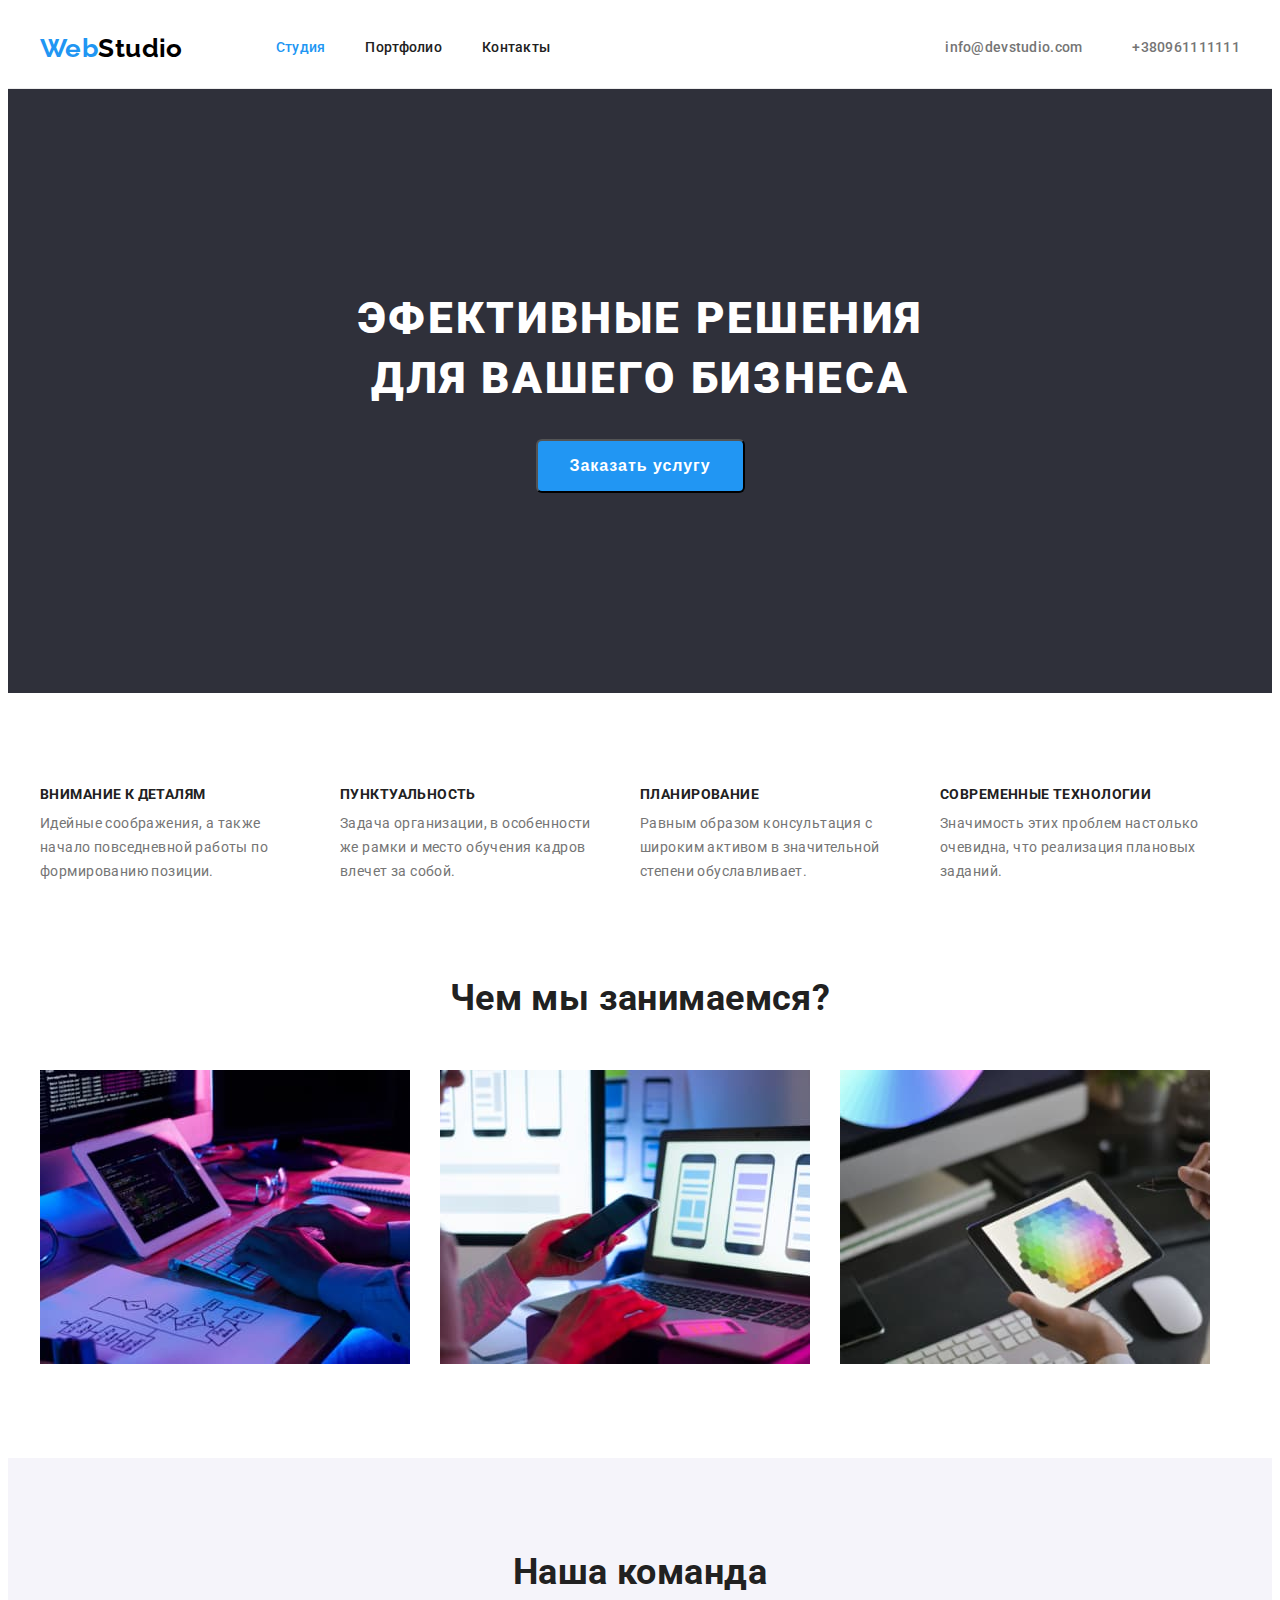
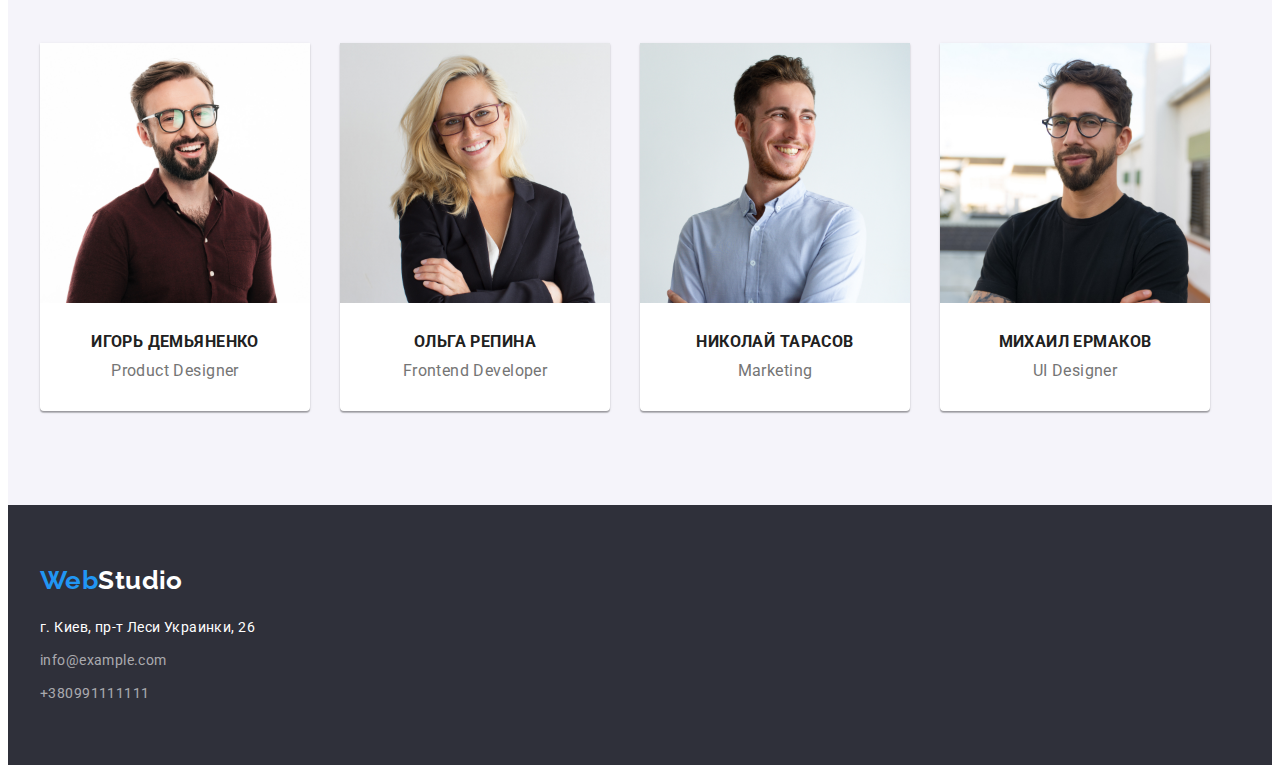
<file: index.html>
<!DOCTYPE html>
<html lang="en">
  <head>
    <meta charset="UTF-8" />
    <meta http-equiv="X-UA-Compatible" content="IE=edge" />
    <meta name="viewport" content="width=device-width, initial-scale=1.0" />
    <title>GOIT-MARKUP</title>
    <link
      href="https://fonts.googleapis.com/css2?family=Raleway:wght@700&family=Roboto:wght@400;500;700;900&display=swap"
      rel="stylesheet"
    />
    <link
      rel="stylesheet"
      href="https://cdnjs.cloudflare.com/ajax/libs/modern-normalize/1.1.0/modern-normalize.min.css"
      integrity="sha512-wpPYUAdjBVSE4KJnH1VR1HeZfpl1ub8YT/NKx4PuQ5NmX2tKuGu6U/JRp5y+Y8XG2tV+wKQpNHVUX03MfMFn9Q=="
      crossorigin="anonymous"
      referrerpolicy="no-referrer"
    />
    <link rel="stylesheet" href="./css/styles.css" />
  </head>
  <body>
    <header class="header-section">
      <div class="container header-container">
        <nav class="main-nav">
          <a class="logo" href="#/"
            >Web<span class="logo-color-black">Studio</span>
          </a>
          <ul class="site-nav">
            <li class="site-nav-item">
              <a href="#" class="link current">Студия</a>
            </li>
            <li class="site-nav-item">
              <a href="./portfolio.html" class="link">Портфолио</a>
            </li>
            <li class="site-nav-item"><a href="#" class="link">Контакты</a></li>
          </ul>
        </nav>
        <ul class="auth-nav">
          <li class="auth-nav-item">
            <a href="mailto:info@devstudio.com" class="link"
              >info@devstudio.com</a
            >
          </li>
          <li class="auth-nav-item">
            <a href="tel:+380961111111" class="link">+380961111111</a>
          </li>
        </ul>
      </div>
    </header>
    <main>
      <section class="hero-section">
        <div class="container">
          <h1 class="hero-title">Эфективные решения<br />для вашего бизнеса</h1>
          <button class="button" type="button">Заказать услугу</button>
        </div>
      </section>
      <!-- преимущества -->
      <section class="section">
        <div class="container">
          <h2 class="section-title visually-hidden">Наши преимущества</h2>
          <ul class="feature-list">
            <li class="feature-item">
              <h3 class="feature-title">ВНИМАНИЕ К ДЕТАЛЯМ</h3>
              <p>
                Идейные соображения, а также начало повседневной работы по
                формированию позиции.
              </p>
            </li>

            <li class="feature-item">
              <h3 class="feature-title">ПУНКТУАЛЬНОСТЬ</h3>
              <p>
                Задача организации, в особенности же рамки и место обучения
                кадров влечет за собой.
              </p>
            </li>

            <li class="feature-item">
              <h3 class="feature-title">ПЛАНИРОВАНИЕ</h3>
              <p>
                Равным образом консультация с широким активом в значительной
                степени обуславливает.
              </p>
            </li>

            <li class="feature-item">
              <h3 class="feature-title">СОВРЕМЕННЫЕ ТЕХНОЛОГИИ</h3>
              <p>
                Значимость этих проблем настолько очевидна, что реализация
                плановых заданий.
              </p>
            </li>
          </ul>
        </div>
      </section>

      <section class="section work-section">
        <div class="container">
          <h2 class="section-title work-section-title">Чем мы занимаемся?</h2>
          <ul class="img-list">
            <li class="img-item">
              <img
                width="370"
                src="./img/box1.jpg"
                alt="man-is-writting-code"
              />
            </li>
            <li class="img-item">
              <img
                width="370"
                src="./img/box2.jpg"
                alt="smartfon-on-the-hand-and-notebook"
              />
            </li>
            <li class="img-item">
              <img
                width="370"
                src="./img/box3.jpg"
                alt="imagine-multicolor-шестиугольника-на-планшете"
              />
            </li>
          </ul>
        </div>
      </section>

      <section class="section team-section">
        <div class="container">
          <h2 class="section-title">Наша команда</h2>
          <ul class="team">
            <li class="team-item">
              <img width="270" src="./img/img(1).jpg" alt="Project-Designer" />
              <div class="padding-container">
                <h3 class="team-title">Игорь Демьяненко</h3>
                <p class="team-description">Product Designer</p>
              </div>
            </li>

            <li class="team-item">
              <img
                width="270"
                src="./img/img(2).jpg"
                alt="Frontend-Developer"
              />
              <div class="padding-container">
                <h3 class="team-title">Ольга Репина</h3>
                <p class="team-description">Frontend Developer</p>
              </div>
            </li>

            <li class="team-item">
              <img width="270" src="./img/img(3).jpg" alt="Marketmeneger" />
              <div class="padding-container">
                <h3 class="team-title">Николай Тарасов</h3>
                <p class="team-description">Marketing</p>
              </div>
            </li>

            <li class="team-item">
              <img width="270" src="./img/img(4).jpg" alt="UI-Designer" />
              <div class="padding-container">
                <h3 class="team-title">Михаил Ермаков</h3>
                <p class="team-description">UI Designer</p>
              </div>
            </li>
          </ul>
        </div>
      </section>
    </main>
    <footer class="footer">
      <div class="container">
        <a class="logo" href="#/"
          >Web<span class="logo-color-white">Studio</span></a
        >
        <address class="address">
          <ul class="auth-footer">
            <li class="address-item">
              <a href="г.Киев,пр-т Леси Украинки,26" class="link"
                ><span class="address-link"
                  >г. Киев, пр-т Леси Украинки, 26</span
                ></a
              >
            </li>
            <li class="address-item">
              <a href="mailto:info@example.com" class="link"
                >info@example.com</a
              >
            </li>
            <li class="address-item">
              <a href="tel:+380991111111" class="link">+380991111111</a>
            </li>
          </ul>
        </address>
      </div>
    </footer>
  </body>
</html>
</file>
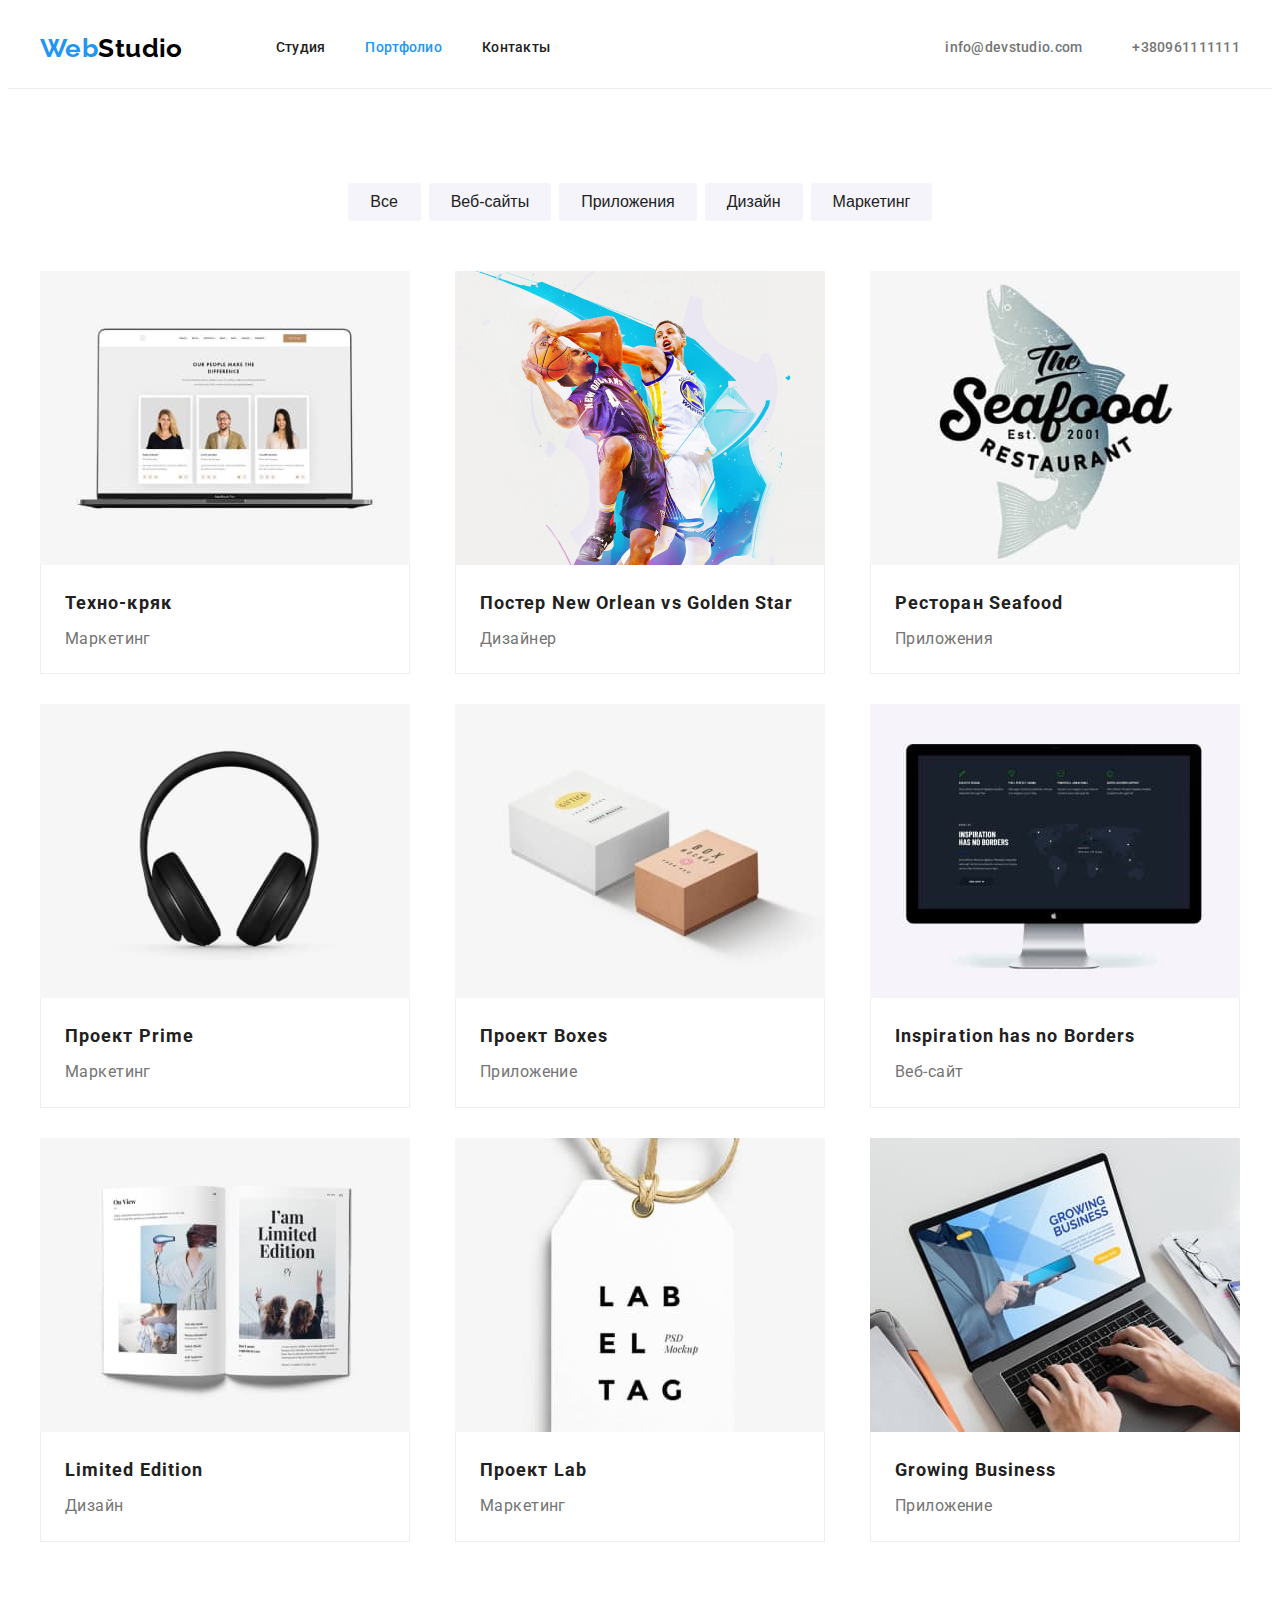
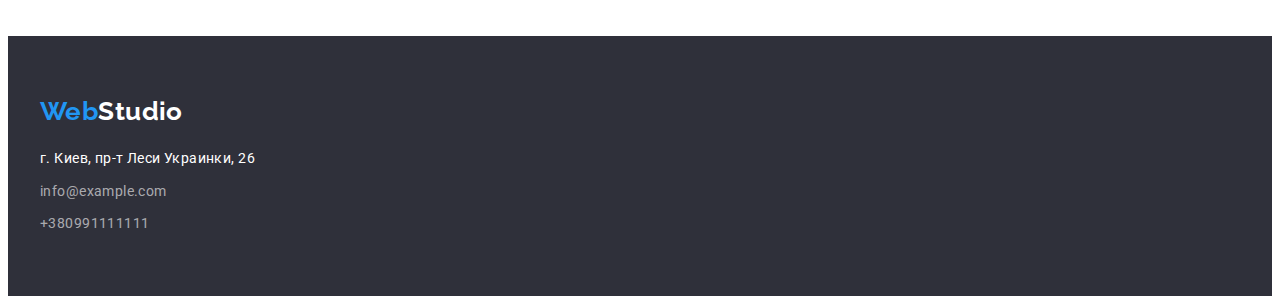
<file: portfolio.html>
<!DOCTYPE html>
<html lang="en">
  <head>
    <meta charset="UTF-8" />
    <meta http-equiv="X-UA-Compatible" content="IE=edge" />
    <meta name="viewport" content="width=device-width, initial-scale=1.0" />
    <title>Портфолио</title>
    <link
      href="https://fonts.googleapis.com/css2?family=Raleway:wght@700&family=Roboto:wght@400;500;700;900&display=swap"
      rel="stylesheet"
    />
    <link
      rel="stylesheet"
      href="https://cdnjs.cloudflare.com/ajax/libs/modern-normalize/1.1.0/modern-normalize.min.css"
      integrity="sha512-wpPYUAdjBVSE4KJnH1VR1HeZfpl1ub8YT/NKx4PuQ5NmX2tKuGu6U/JRp5y+Y8XG2tV+wKQpNHVUX03MfMFn9Q=="
      crossorigin="anonymous"
      referrerpolicy="no-referrer"
    />
    <link rel="stylesheet" href="./css/styles.css" />
  </head>
  <body>
    <header class="header-section">
      <div class="container header-container">
        <nav class="main-nav">
          <a class="logo" href="#/"
            >Web<span class="logo-color-black">Studio</span>
          </a>
          <ul class="site-nav">
            <li class="site-nav-item">
              <a href="./index.html" class="link">Студия</a>
            </li>
            <li class="site-nav-item">
              <a href="./portfolio.html" class="link current">Портфолио</a>
            </li>
            <li class="site-nav-item"><a href="#" class="link">Контакты</a></li>
          </ul>
        </nav>
        <ul class="auth-nav">
          <li class="auth-nav-item">
            <a href="mailto:info@devstudio.com" class="link"
              >info@devstudio.com</a
            >
          </li>
          <li class="auth-nav-item">
            <a href="tel:+380961111111" class="link">+380961111111</a>
          </li>
        </ul>
      </div>
    </header>
    <main>
      <section class="section">
        <div class="container">
          <h1 class="visually-hidden">Наши работы</h1>
          <ul class="site-nav-bottoms">
            <li class="buttom-porfolio-item">
              <button class="button-portfolio" type="button">Все</button>
            </li>
            <li class="buttom-porfolio-item">
              <button class="button-portfolio" type="button">Веб-сайты</button>
            </li>
            <li class="buttom-porfolio-item">
              <button class="button-portfolio" type="button">Приложения</button>
            </li>
            <li class="buttom-porfolio-item">
              <button class="button-portfolio" type="button">Дизайн</button>
            </li>
            <li class="buttom-porfolio-item">
              <button class="button-portfolio" type="button">Маркетинг</button>
            </li>
          </ul>
          <ul class="portfolio-list">
            <li class="item-portfolio">
              <img
                width="370"
                src="./img/img-portf-1.jpg"
                alt="фотокарточки на экране ноута"
              />
              <div class="karta-container">
                <h2 class="portfolio-section-title">Техно-кряк</h2>
                <p class="product-description">Маркетинг</p>
              </div>
            </li>
            <li class="item-portfolio">
              <img
                width="370"
                src="./img/portf-2.jpg"
                alt="постер с баскетболистами"
              />
              <div class="karta-container">
                <h2 class="portfolio-section-title">
                  Постер New Orlean vs Golden Star
                </h2>
                <p class="product-description">Дизайнер</p>
              </div>
            </li>
            <li class="item-portfolio">
              <img
                width="370"
                src="./img/portf-3.jpg"
                alt="постер приложения ресторана"
              />
              <div class="karta-container">
                <h2 class="portfolio-section-title">Ресторан Seafood</h2>
                <p class="product-description">Приложения</p>
              </div>
            </li>
            <li class="item-portfolio">
              <img width="370" src="./img/prortf-4.jpg" alt="наушники" />
              <div class="karta-container">
                <h2 class="portfolio-section-title">Проект Prime</h2>
                <p class="product-description">Маркетинг</p>
              </div>
            </li>
            <li class="item-portfolio">
              <img width="370" src="./img/portf-5.jpg" alt="две коробки" />
              <div class="karta-container">
                <h2 class="portfolio-section-title">Проект Boxes</h2>
                <p class="product-description">Приложение</p>
              </div>
            </li>
            <li class="item-portfolio">
              <img width="370" src="./img/portf-6.jpg" alt="экран компьютера" />
              <div class="karta-container">
                <h2 class="portfolio-section-title">
                  Inspiration has no Borders
                </h2>
                <p class="product-description">Веб-сайт</p>
              </div>
            </li>
            <li class="item-portfolio">
              <img
                width="370"
                src="./img/portf-7.jpg"
                alt="книга издание Limited Edition"
              />
              <div class="karta-container">
                <h2 class="portfolio-section-title">Limited Edition</h2>
                <p class="product-description">Дизайн</p>
              </div>
            </li>
            <li class="item-portfolio">
              <img width="370" src="./img/portf-8.jpg" alt="бирка проект Lab" />
              <div class="karta-container">
                <h2 class="portfolio-section-title">Проект Lab</h2>
                <p class="product-description">Маркетинг</p>
              </div>
            </li>
            <li class="item-portfolio">
              <img
                width="370"
                src="./img/portf-9.jpg"
                alt="человек печатающий на ноутбке на столе"
              />
              <div class="karta-container">
                <h2 class="portfolio-section-title">Growing Business</h2>
                <p class="product-description">Приложение</p>
              </div>
            </li>
          </ul>
        </div>
      </section>
    </main>
    <footer class="footer">
      <div class="container">
        <a class="logo" href="#/"
          >Web<span class="logo-color-white">Studio</span></a
        >
        <address class="address">
          <ul class="auth-footer">
            <li class="address-item">
              <a href="г.Киев,пр-т Леси Украинки,26" class="link"
                ><span class="address-link"
                  >г. Киев, пр-т Леси Украинки, 26</span
                ></a
              >
            </li>
            <li class="address-item">
              <a href="mailto:info@example.com" class="link"
                >info@example.com</a
              >
            </li>
            <li class="address-item">
              <a href="tel:+380991111111" class="link">+380991111111</a>
            </li>
          </ul>
        </address>
      </div>
    </footer>
  </body>
</html>
</file>
<file: css/styles.css>
:root {
  --primary-text-color: #757575;
  --title-text-color: #212121;
  --akcent-color: #2196f3;
  --background-color: #fff;
  --background-color-section: #2f303a;
  --buttoms-portfolio-background: #f5f4fa;
  --background-main-portf: #e5e5e5;
}
/*основной текст #757575*/
/*вторичный текст #212121 */
/*фон #FFFFFF */
/* цвет акцента #2196F3 */

/* утилиты */
h1,
h2,
h3,
h4,
h5,
h6,
p,
ul,
li,
button {
  margin: 0;
  padding: 0;
}
/* класс для сбросса зазора у кнопок */
button {
  display: block;
}
/* класс для сброса маркеров на списке */
ul {
  list-style: none;
}
/* класс для сброса нижнего подчеркивания с ccылок */
a {
  text-decoration: none;
}
/* класс для скрытия заголовков */
.visually-hidden {
  position: absolute;
  width: 1px;
  height: 1px;
  margin: -1px;
  border: 0;
  padding: 0;

  white-space: nowrap;
  clip-path: inset(100%);
  clip: rect(0 0 0 0);
  overflow: hidden;
}

body {
  background-color: var(--background-color);
  color: var(--primary-text-color);
  font-family: Roboto, sans-serif;
  font-weight: 500;
  font-size: 14px;
  line-height: 1.7;
  letter-spacing: 0.03em;
}

.container {
  width: 1200px;
  padding-left: 15px;
  padding-right: 15px;
  margin: 0 auto;
}
header {
  border-bottom: 1px solid #ececec;
}
.header-container {
  display: flex;
  align-items: center;
}
.main-nav {
  display: flex;
  align-items: center;
}

.logo {
  display: block;
  font-family: Raleway;
  font-weight: 700;
  font-size: 26px;
  line-height: 1.19;
  color: var(--akcent-color);
}
.logo-color-black {
  color: #000000;
}
.logo:focus,
.logo:hover {
  color: var(--akcennt-color);
}

/* site-nav */
.site-nav .link {
  display: block;
  padding-top: 32px;
  padding-bottom: 32px;
  font-family: 14px;
  line-height: 1.14;
  letter-spacing: 0.02em;
  color: var(--title-text-color);
}
.site-nav .link:hover,
.site-nav .link:focus {
  color: var(--akcent-color);
}
.site-nav .current {
  color: var(--akcent-color);
}
.site-nav {
  display: flex;
  margin-left: 93px;
}

.site-nav-item:not(:last-child) {
  margin-right: 40px;
}
/* auth-nav */
.auth-nav {
  display: flex;
  margin-left: auto;
}
.auth-nav-item + .auth-nav-item {
  margin-left: 50px;
}
.auth-nav .link {
  font-size: 14px;
  line-height: 1.14;
  letter-spacing: 0.02em;
  color: var(--primary-text-color);
}
.auth-nav .link:hover,
.auth-nav .link:focus {
  color: var(--akcent-color);
}

/* section */
.section {
  padding: 94px 0;
}
.section-title {
  margin-bottom: 50px;
  font-weight: 700;
  font-size: 36px;
  line-height: 1.16;
  text-align: Center;
  color: var(--title-text-color);
}
/* Герой */
.hero-section {
  padding: 200px 0;
  text-align: center;
  /* max-width: 1600px; */
  background-color: var(--background-color-section);

  letter-spacing: 0.06em;
}
.hero-title {
  margin: 0 auto;
  margin-bottom: 30px;
  width: 696px;

  font-weight: 900;
  font-size: 44px;
  line-height: 1.36;
  text-align: center;
  letter-spacing: 0.06em;
  text-transform: uppercase;

  color: var(--background-color);
}

/* преимущества*/
.feature-section {
  outline: 2px solid white;
}
h3 {
  margin-bottom: 10px;
  font-weight: bold;
  font-size: 14px;
  line-height: 1.14;
  text-transform: uppercase;

  color: var(--title-text-color);
}
.section .feature-list {
  justify-items: baseline;
  flex-wrap: wrap;
  display: flex;
  font-weight: 400;
  font-size: 14px;
  line-height: 1.7;
}
.feature-list .feature-item {
  margin-right: 30px;
  width: 270px;
}
.feature-list .feature-item:nth-child(4n) {
  margin-right: 0;
}

/* фото-секция */
.section.work-section {
  padding-top: 0;
}
.work-section-title {
  margin-bottom: 50px;
}
img {
  max-width: 100%;
  height: auto;
  display: block;
}
.img-list {
  display: flex;
}
.img-item {
  width: 370px;
  margin-right: 30px;
}
.img-item:nth-child(3n) {
  margin-right: 0;
}
/* наша команда */
.team-section {
  padding-bottom: 94px;
  background-color: #f5f4fa;
}
.team {
  display: flex;
}

.team-item {
  text-align: center;
  margin-right: 30px;
  box-shadow: 0px 1px 3px rgba(0, 0, 0, 0.12), 0px 1px 1px rgba(0, 0, 0, 0.14),
    0px 2px 1px rgba(0, 0, 0, 0.2);
  border-radius: 0px 0px 4px 4px;
  background-color: var(--background-color);
}
.team-item:nth-child(4n) {
  margin-right: 0;
}
.padding-container {
  padding: 30px 0;
}

.team-title {
  font-size: 16px;
  line-height: 1.18;
  color: var(--title-text-color);
}
.team-description {
  font-weight: 400;
  font-size: 16px;
  line-height: 1.18;
}
/* кнопка */
.button {
  min-width: 200px;
  margin: 0 auto;
  padding: 10px 32px;
  border-radius: 6px;

  font-weight: 700;
  font-size: 16px;
  line-height: 1.87;
  display: flex;
  align-items: center;
  text-align: center;
  letter-spacing: 0.06em;
  cursor: pointer;

  color: var(--background-color);
  background-color: var(--akcent-color);
}
.button:focus {
  background-color: var(--akcent-color);
}
/* footer */
.footer {
  padding: 60px 0 60px 0;
  background-color: var(--background-color-section);
}
.logo-color-white {
  color: var(--background-color);
}
.link .address-link {
  font-weight: 400;
  font-size: 14px;
  line-height: 1.7;
  cursor: pointer;

  color: var(--background-color);
}

.address-link:hover,
.address-link:focus {
  color: var(--akcent-color);
}
.auth-footer .link {
  font-weight: 400;
  font-size: 14px;
  line-height: 1.7;

  color: rgba(255, 255, 255, 0.6);
}
.auth-footer .link:hover,
.auth-footer .link:focus {
  color: var(--akcent-color);
}
address {
  margin-top: 20px;

  font-style: normal;
}
.address-item {
  margin-bottom: 9px;
}
.address-item:nth-child(3) {
  margin-bottom: 0;
}
/* портфолио */
.site-nav-bottoms {
  justify-content: center;
  display: flex;
  margin-bottom: 50px;
}

.background-background {
  color: var(--background-main-portf);
}
.button-portfolio {
  border: transparent;
  min-width: 73px;
  padding: 6px 22px;
  border-radius: 4px;
  font-size: 16px;
  line-height: 1.6;
  text-align: center;
  cursor: pointer;

  color: var(--title-text-color);
  background-color: var(--buttoms-portfolio-background);
}
.buttom-porfolio-item {
  border-radius: 4px;
  margin-right: 8px;
  background-color: var(--buttoms-portfolio-background);
}
.buttom-porfolio-item:nth-child(5n) {
  margin-right: 0px;
}
.button-portfolio:focus {
  color: var(--background-color);
  background-color: var(--akcent-color);
}
.portfolio-list {
  justify-content: space-between;
  display: flex;
  flex-wrap: wrap;
}
.item-portfolio {
  margin-bottom: 30px;
  min-width: 370px;
  background: #ffffff;
}
.item-portfolio:nth-last-child(-n + 3) {
  margin-bottom: 0;
}

.portfolio-section-title {
  font-weight: 700;
  font-size: 18px;
  line-height: 2;
  letter-spacing: 0.06em;

  color: #212121;
}
.karta-container {
  border-bottom: 1px solid #eeeeee;
  border-right: 1px solid #eeeeee;
  border-left: 1px solid #eeeeee;
  padding: 20px 24px;
}
.product-description {
  margin-top: 4px;
  font-style: Regular;
  font-weight: 400;
  font-size: 16px;
  line-height: 1.8;

  color: var(--primary-text-color);
}
</file>
